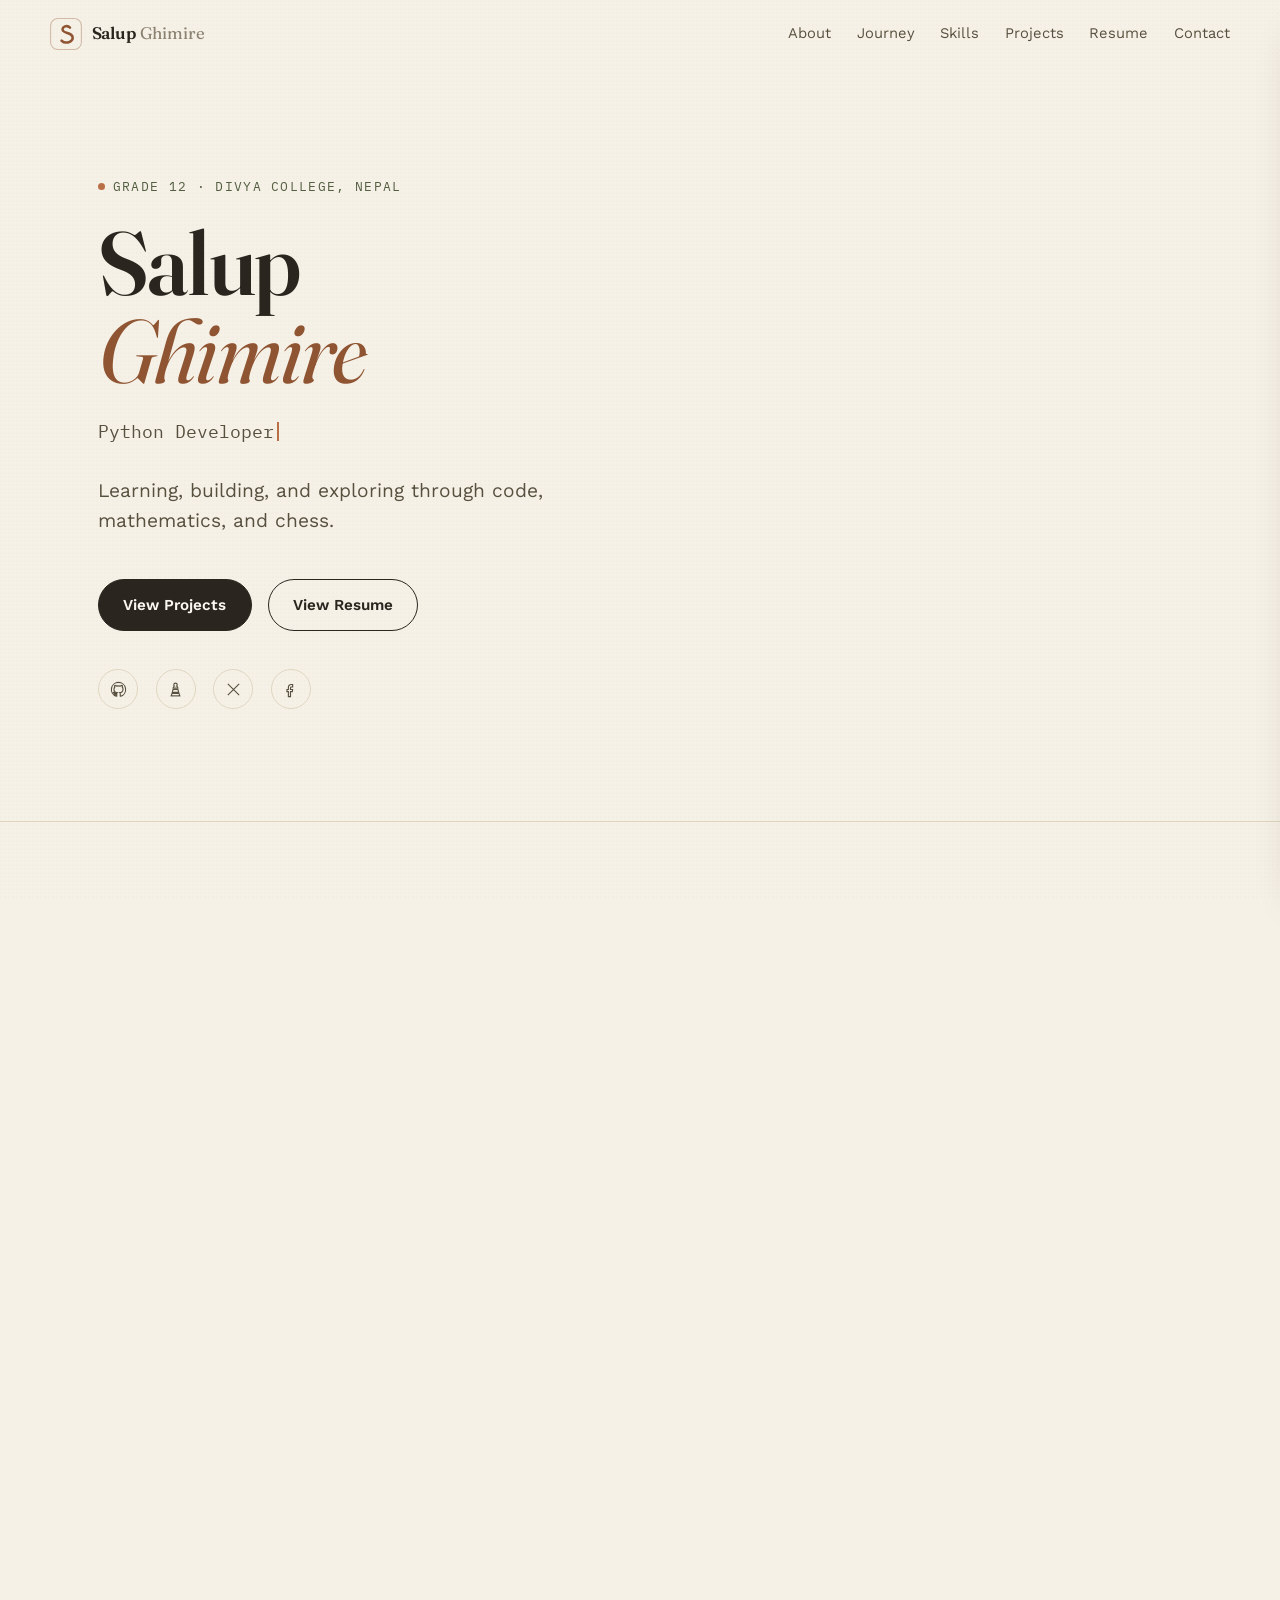
<file: index.html>
<!DOCTYPE html>
<html lang="en">
<head>
<meta charset="UTF-8" />
<meta name="viewport" content="width=device-width, initial-scale=1.0" />

<title>Salup Ghimire — Python Developer &amp; Front-End Developer</title>
<meta name="description" content="Salup Ghimire is a Grade 12 student in Nepal learning Python and front-end development, building small projects and studying chess along the way." />
<meta name="keywords" content="Salup Ghimire, Python Developer, Front-End Developer, Nepal, Student Developer, Chess" />
<meta name="author" content="Salup Ghimire" />
<meta name="robots" content="index, follow" />
<link rel="canonical" href="https://salupghimire.github.io/" />
<meta name="theme-color" content="#F6F1E7" />

<meta property="og:type" content="website" />
<meta property="og:url" content="https://salupghimire.github.io/" />
<meta property="og:title" content="Salup Ghimire — Python Developer & Front-End Developer" />
<meta property="og:description" content="Grade 12 student in Nepal, learning Python and front-end development, building small projects and studying chess." />
<meta property="og:locale" content="en_US" />

<meta name="twitter:card" content="summary" />
<meta name="twitter:title" content="Salup Ghimire — Python Developer & Front-End Developer" />
<meta name="twitter:description" content="Grade 12 student in Nepal, learning Python and front-end development, building small projects and studying chess." />

<link rel="icon" type="image/svg+xml" href="data:image/svg+xml,%3Csvg xmlns='http://www.w3.org/2000/svg' viewBox='0 0 40 40'%3E%3Crect width='40' height='40' rx='9' fill='%23F6F1E7'/%3E%3Cpath d='M25 12c-1.6-1.6-4-2.2-6.2-1.5-2.7.9-3.9 3.6-2.5 5.6 1 1.4 2.9 1.9 5.4 2.6 3.1.9 5.6 2 6.4 4.4 1.1 3.3-1.5 6.6-5.6 7.4-3 .6-6-.2-8-2.1' stroke='%23B97046' stroke-width='3.4' fill='none' stroke-linecap='round'/%3E%3C/svg%3E" />

<link rel="preconnect" href="https://fonts.googleapis.com" />
<link rel="preconnect" href="https://fonts.gstatic.com" crossorigin />
<link href="https://fonts.googleapis.com/css2?family=Fraunces:ital,wght@0,400;0,600;1,400&family=Work+Sans:wght@400;600&family=IBM+Plex+Mono:wght@400&display=swap" rel="stylesheet" />
<link rel="stylesheet" href="style.css" />

<script type="application/ld+json">
{
  "@context": "https://schema.org",
  "@type": "Person",
  "name": "Salup Ghimire",
  "url": "https://salupghimire.github.io/",
  "jobTitle": "Student · Python Developer · Front-End Developer",
  "affiliation": { "@type": "CollegeOrUniversity", "name": "Divya College" },
  "knowsAbout": ["Python", "HTML", "CSS", "JavaScript", "Chess"],
  "sameAs": [
    "https://github.com/salupghimire",
    "https://www.chess.com/member/salup_ghimire",
    "https://x.com/SalupGhimire32",
    "https://www.facebook.com/salup.ghimire/"
  ]
}
</script>
</head>
<body>
<a href="#main-content" class="skip-link">Skip to content</a>

<div id="cursor-dot" aria-hidden="true"></div>
<div id="cursor-ring" aria-hidden="true"></div>
<div id="cursor-label" aria-hidden="true"></div>

<div id="loader" aria-hidden="true">
  <svg class="loader-mark" viewBox="0 0 40 40" fill="none" xmlns="http://www.w3.org/2000/svg" aria-hidden="true">
    <rect width="40" height="40" rx="9" fill="none" stroke="#DFD5C0" stroke-width="1.5"/>
    <path d="M25 12c-1.6-1.6-4-2.2-6.2-1.5-2.7.9-3.9 3.6-2.5 5.6 1 1.4 2.9 1.9 5.4 2.6 3.1.9 5.6 2 6.4 4.4 1.1 3.3-1.5 6.6-5.6 7.4-3 .6-6-.2-8-2.1" stroke="#B97046" stroke-width="3.2" stroke-linecap="round"/>
  </svg>
</div>

<header class="main-header" id="siteHeader">
  <nav class="nav" aria-label="Main navigation">
    <a href="#hero" class="logo">
      <svg class="logo-mark" viewBox="0 0 40 40" fill="none" xmlns="http://www.w3.org/2000/svg" aria-hidden="true">
        <rect x=".75" y=".75" width="38.5" height="38.5" rx="9" stroke="currentColor" stroke-width="1.3" opacity=".35"/>
        <path d="M25 12c-1.6-1.6-4-2.2-6.2-1.5-2.7.9-3.9 3.6-2.5 5.6 1 1.4 2.9 1.9 5.4 2.6 3.1.9 5.6 2 6.4 4.4 1.1 3.3-1.5 6.6-5.6 7.4-3 .6-6-.2-8-2.1" stroke="currentColor" stroke-width="3.2" stroke-linecap="round"/>
      </svg>
      <span class="logo-text">Salup <span class="thin">Ghimire</span></span>
    </a>

    <div class="nav-desktop" id="navDesktop">
      <a href="#about" data-section="about">About</a>
      <a href="#journey" data-section="journey">Journey</a>
      <a href="#skills" data-section="skills">Skills</a>
      <a href="#projects" data-section="projects">Projects</a>
      <a href="#resume" data-section="resume">Resume</a>
      <a href="#contact" data-section="contact">Contact</a>
    </div>

    <button type="button" class="nav-toggle" id="navToggle" aria-label="Open menu" aria-expanded="false" aria-controls="mobileNav">
      <span></span>
    </button>
  </nav>
</header>

<div id="mobileBackdrop" class="mobile-backdrop"></div>
<nav id="mobileNav" class="mobile-nav" aria-label="Mobile navigation">
  <a href="#about" data-section="about">About</a>
  <a href="#journey" data-section="journey">Journey</a>
  <a href="#skills" data-section="skills">Skills</a>
  <a href="#projects" data-section="projects">Projects</a>
  <a href="#resume" data-section="resume">Resume</a>
  <a href="#contact" data-section="contact">Contact</a>
  <p class="mobile-meta">Kathmandu, Nepal</p>
</nav>

<main id="main-content">

  <section id="hero" class="hero reveal">
    <div class="hero-copy">
      <p class="hero-eyebrow"><span class="dot" aria-hidden="true"></span> Grade 12 · Divya College, Nepal</p>
      <h1 class="hero-name">Salup<span class="last">Ghimire</span></h1>
      <p class="hero-role"><span id="typingText">Python Developer</span><span class="type-cursor" aria-hidden="true"></span></p>
      <p class="hero-statement">Learning, building, and exploring through code, mathematics, and chess.</p>

      <div class="hero-actions">
        <a href="#projects" class="btn">View Projects</a>
        <a href="#resume" class="btn secondary">View Resume</a>
      </div>

      <div class="hero-social" aria-label="Social links">
        <a href="https://github.com/salupghimire" target="_blank" rel="noopener noreferrer" aria-label="GitHub">
          <svg viewBox="0 0 24 24" fill="none" stroke="currentColor" stroke-width="1.6"><path d="M12 2a10 10 0 0 0-3.16 19.5c.5.1.68-.22.68-.48v-1.7c-2.78.6-3.37-1.34-3.37-1.34-.46-1.16-1.11-1.47-1.11-1.47-.9-.62.07-.6.07-.6 1 .07 1.53 1.03 1.53 1.03.9 1.52 2.34 1.08 2.91.83.09-.65.35-1.08.63-1.33-2.22-.25-4.56-1.11-4.56-4.94 0-1.09.39-1.98 1.03-2.68-.1-.25-.45-1.27.1-2.65 0 0 .84-.27 2.75 1.02a9.6 9.6 0 0 1 5 0c1.91-1.3 2.75-1.02 2.75-1.02.55 1.38.2 2.4.1 2.65.64.7 1.03 1.59 1.03 2.68 0 3.84-2.34 4.68-4.57 4.93.36.31.68.92.68 1.85v2.74c0 .27.18.58.69.48A10 10 0 0 0 12 2Z"/></svg>
        </a>
        <a href="https://www.chess.com/member/salup_ghimire" target="_blank" rel="noopener noreferrer" aria-label="Chess.com">
          <svg viewBox="0 0 24 24" fill="none" stroke="currentColor" stroke-width="1.6"><path d="M12 3c-1.4 0-2.4 1.1-2.4 2.3 0 .8.4 1.4.9 1.9-1 .5-1.7 1.5-1.9 2.8h6.8c-.2-1.3-.9-2.3-1.9-2.8.5-.5.9-1.1.9-1.9C14.4 4.1 13.4 3 12 3Z"/><path d="M8.5 12h7l1 4H7.5l1-4Z"/><path d="M6.5 21v-2.2c0-.6.5-1.1 1.1-1.1h8.8c.6 0 1.1.5 1.1 1.1V21"/><path d="M5 21h14"/></svg>
        </a>
        <a href="https://x.com/SalupGhimire32" target="_blank" rel="noopener noreferrer" aria-label="X">
          <svg viewBox="0 0 24 24" fill="none" stroke="currentColor" stroke-width="1.6"><path d="M4 4l16 16M20 4 4 20"/></svg>
        </a>
        <a href="https://www.facebook.com/salup.ghimire/" target="_blank" rel="noopener noreferrer" aria-label="Facebook">
          <svg viewBox="0 0 24 24" fill="none" stroke="currentColor" stroke-width="1.6"><path d="M15 8.5h-2c-.6 0-1 .6-1 1.3V12h3l-.4 3h-2.6v7h-3v-7H7v-3h2V9.5C9 7 10.6 5 13 5h2v3.5Z"/></svg>
        </a>
      </div>
    </div>
  </section>

  <section id="about" class="section reveal" aria-labelledby="about-heading">
    <div class="section-inner">
      <p class="eyebrow">About</p>
      <div class="about-grid">
        <div>
          <p class="about-lead">I'm a Grade&nbsp;12 student in Nepal, <em>learning by building</em> rather than reading about it.</p>
          <div class="about-body">
            <p>I study at Divya College, and most of my free time usually ends up going into coding. I spend a lot of it working with Python, building front-end interfaces, and trying to figure out why something that worked five minutes ago suddenly doesn't.</p>
            <p>I'm still learning, so I don't want to pretend I know everything. I enjoy building things, getting stuck, breaking things, and eventually figuring out what went wrong. That's probably what keeps me interested in programming.</p>
            <p>Outside of coding, I play chess and study mathematics. I like both for a similar reason: you usually have to look at a problem from a few different angles before things start making sense.</p>
            <p>Right now, I'm focusing on getting better at web development and Python while slowly learning how AI and machine learning actually work. I'm still at the beginning, but I'm enjoying the process of figuring it out.</p>
          </div>
          <div class="about-tags">
            <span class="tag">Python</span>
            <span class="tag">Front-End</span>
            <span class="tag">Problem Solving</span>
            <span class="tag">Mathematics</span>
            <span class="tag">Chess</span>
          </div>
        </div>

        <div class="about-note">
          <p><strong id="about-heading" class="about-note-title">What I'm actually doing day to day</strong></p>
          <p>Working through Python fundamentals, rebuilding this site by hand, and reading a bit of chess theory between assignments.</p>
          <p>No internships, no company work yet — just consistent practice and a few finished projects.</p>
          <span class="handwritten">— still very much a work in progress</span>
        </div>
      </div>
    </div>
  </section>

  <section id="journey" class="section reveal" aria-labelledby="journey-heading">
    <div class="section-inner">
      <p class="eyebrow">Journey</p>
      <div class="section-head">
        <h2 id="journey-heading" class="section-title size-sm">Education and journey</h2>
      </div>

      <div class="timeline">
        <div class="timeline-item">
          <span class="timeline-dot" aria-hidden="true"></span>
          <p class="timeline-tag">Grade 10</p>
          <h3 class="timeline-title">Technical Pashupati Secondary School</h3>
          <p class="timeline-desc">Finished secondary school here — the first place I got curious about how computers actually work, not just how to use them.</p>
          <p class="timeline-gpa">GPA: <strong>3.96</strong>&nbsp;/&nbsp;4</p>
        </div>

        <div class="timeline-item">
          <span class="timeline-dot" aria-hidden="true"></span>
          <p class="timeline-tag">Grade 12 · Current</p>
          <h3 class="timeline-title">Divya College</h3>
          <p class="timeline-desc">Currently studying here while teaching myself Python and front-end development alongside coursework.</p>
          <div class="timeline-focus">
            <span class="tag">Python</span>
            <span class="tag">HTML / CSS / JS</span>
            <span class="tag">Git &amp; GitHub</span>
            <span class="tag">Mathematics</span>
            <span class="tag">Chess</span>
          </div>
        </div>

        <div class="timeline-item is-future">
          <span class="timeline-dot" aria-hidden="true"></span>
          <p class="timeline-tag">Exploring next</p>
          <h3 class="timeline-title">Computer Science · Software Engineering · AI/ML</h3>
          <p class="timeline-desc">Where I'm looking for what comes after Grade 12 — nothing decided yet, just genuinely interested in all three.</p>
        </div>
      </div>
    </div>
  </section>

  <section class="section reveal" aria-labelledby="learning-heading">
    <div class="section-inner">
      <p class="eyebrow">Right now</p>
      <div class="section-head">
        <h2 id="learning-heading" class="section-title">Currently Learning</h2>
      </div>

      <div class="learning-grid">
        <div class="learn-card"><div class="learn-card-top"><span class="learn-card-name">Python</span><span class="learn-card-pulse" aria-hidden="true"></span></div><p class="learn-card-status">Daily practice</p></div>
        <div class="learn-card"><div class="learn-card-top"><span class="learn-card-name">HTML</span><span class="learn-card-pulse" aria-hidden="true"></span></div><p class="learn-card-status">Comfortable</p></div>
        <div class="learn-card"><div class="learn-card-top"><span class="learn-card-name">CSS</span><span class="learn-card-pulse" aria-hidden="true"></span></div><p class="learn-card-status">Comfortable</p></div>
        <div class="learn-card"><div class="learn-card-top"><span class="learn-card-name">JavaScript</span><span class="learn-card-pulse" aria-hidden="true"></span></div><p class="learn-card-status">Learning steadily</p></div>
        <div class="learn-card"><div class="learn-card-top"><span class="learn-card-name">Git</span><span class="learn-card-pulse" aria-hidden="true"></span></div><p class="learn-card-status">Using regularly</p></div>
        <div class="learn-card"><div class="learn-card-top"><span class="learn-card-name">GitHub</span><span class="learn-card-pulse" aria-hidden="true"></span></div><p class="learn-card-status">Using regularly</p></div>
        <div class="learn-card"><div class="learn-card-top"><span class="learn-card-name">Problem Solving</span><span class="learn-card-pulse" aria-hidden="true"></span></div><p class="learn-card-status">Ongoing</p></div>
        <div class="learn-card"><div class="learn-card-top"><span class="learn-card-name">Mathematics</span><span class="learn-card-pulse" aria-hidden="true"></span></div><p class="learn-card-status">Ongoing</p></div>
        <div class="learn-card"><div class="learn-card-top"><span class="learn-card-name">Chess</span><span class="learn-card-pulse" aria-hidden="true"></span></div><p class="learn-card-status">Ongoing</p></div>
        <div class="learn-card"><div class="learn-card-top"><span class="learn-card-name">AI / ML</span><span class="learn-card-pulse new" aria-hidden="true"></span></div><p class="learn-card-status">Just starting out</p></div>
      </div>
    </div>
  </section>

  <section id="skills" class="section reveal" aria-labelledby="skills-heading">
    <div class="section-inner">
      <p class="eyebrow">What I use</p>
      <div class="section-head">
        <h2 id="skills-heading" class="section-title">Skills</h2>
      </div>

      <div class="skills-grid">
        <div class="skill-group">
          <p class="skill-group-title">Programming</p>
          <ul><li>Python</li></ul>
        </div>
        <div class="skill-group">
          <p class="skill-group-title">Web</p>
          <ul><li>HTML</li><li>CSS</li><li>JavaScript</li></ul>
        </div>
        <div class="skill-group">
          <p class="skill-group-title">Tools</p>
          <ul><li>Git</li><li>GitHub</li><li>VS Code</li></ul>
        </div>
        <div class="skill-group">
          <p class="skill-group-title">Thinking</p>
          <ul><li>Problem Solving</li><li>Mathematics</li><li>Chess</li></ul>
        </div>
      </div>
    </div>
  </section>

  <section id="projects" class="section reveal" aria-labelledby="projects-heading">
    <div class="section-inner">
      <p class="eyebrow">Selected work</p>
      <div class="section-head">
        <h2 id="projects-heading" class="section-title">Projects</h2>
      </div>

      <div class="project-list" id="projectList">

        <article class="project-card" data-project>
          <button type="button" class="project-trigger" aria-expanded="false" data-cursor="View">
            <span class="project-icon" aria-hidden="true">🎲</span>
            <span class="project-trigger-text">
              <span class="project-name">ASCII Dice Roller</span>
              <span class="project-tagline">Python · Terminal</span>
            </span>
            <svg class="project-chevron" viewBox="0 0 24 24" fill="none" stroke="currentColor" stroke-width="2" aria-hidden="true"><path d="M6 9l6 6 6-6"/></svg>
          </button>
          <div class="project-panel" hidden>
            <p class="project-desc">A Python terminal-based dice roller that lets users roll one or multiple dice. It displays each die using ASCII art and calculates the total result.</p>
            <div class="project-tech">
              <span class="tag">Python</span>
              <span class="tag">ASCII art</span>
              <span class="tag">CLI</span>
            </div>
            <a href="https://github.com/salupghimire/ascii-dice-roller" class="btn small secondary" target="_blank" rel="noopener noreferrer">
              <svg viewBox="0 0 24 24" fill="none" stroke="currentColor" stroke-width="1.6" width="15" height="15"><path d="M12 2a10 10 0 0 0-3.16 19.5c.5.1.68-.22.68-.48v-1.7c-2.78.6-3.37-1.34-3.37-1.34-.46-1.16-1.11-1.47-1.11-1.47-.9-.62.07-.6.07-.6 1 .07 1.53 1.03 1.53 1.03.9 1.52 2.34 1.08 2.91.83.09-.65.35-1.08.63-1.33-2.22-.25-4.56-1.11-4.56-4.94 0-1.09.39-1.98 1.03-2.68-.1-.25-.45-1.27.1-2.65 0 0 .84-.27 2.75 1.02a9.6 9.6 0 0 1 5 0c1.91-1.3 2.75-1.02 2.75-1.02.55 1.38.2 2.4.1 2.65.64.7 1.03 1.59 1.03 2.68 0 3.84-2.34 4.68-4.57 4.93.36.31.68.92.68 1.85v2.74c0 .27.18.58.69.48A10 10 0 0 0 12 2Z"/></svg>
              View on GitHub
            </a>
          </div>
        </article>

        <article class="project-card" data-project>
          <button type="button" class="project-trigger" aria-expanded="false" data-cursor="View">
            <span class="project-icon" aria-hidden="true">⏰</span>
            <span class="project-trigger-text">
              <span class="project-name">Python Alarm Clock</span>
              <span class="project-tagline">Python · pygame</span>
            </span>
            <svg class="project-chevron" viewBox="0 0 24 24" fill="none" stroke="currentColor" stroke-width="2" aria-hidden="true"><path d="M6 9l6 6 6-6"/></svg>
          </button>
          <div class="project-panel" hidden>
            <p class="project-desc">A Python alarm clock that allows users to set an alarm and plays an alert sound when the specified time is reached. It uses <code>pygame</code> for audio playback and demonstrates time handling, loops, and user input.</p>
            <div class="project-tech">
              <span class="tag">Python</span>
              <span class="tag">pygame</span>
              <span class="tag">Time handling</span>
            </div>
            <a href="https://github.com/salupghimire/python-alarm-clock" class="btn small secondary" target="_blank" rel="noopener noreferrer">
              <svg viewBox="0 0 24 24" fill="none" stroke="currentColor" stroke-width="1.6" width="15" height="15"><path d="M12 2a10 10 0 0 0-3.16 19.5c.5.1.68-.22.68-.48v-1.7c-2.78.6-3.37-1.34-3.37-1.34-.46-1.16-1.11-1.47-1.11-1.47-.9-.62.07-.6.07-.6 1 .07 1.53 1.03 1.53 1.03.9 1.52 2.34 1.08 2.91.83.09-.65.35-1.08.63-1.33-2.22-.25-4.56-1.11-4.56-4.94 0-1.09.39-1.98 1.03-2.68-.1-.25-.45-1.27.1-2.65 0 0 .84-.27 2.75 1.02a9.6 9.6 0 0 1 5 0c1.91-1.3 2.75-1.02 2.75-1.02.55 1.38.2 2.4.1 2.65.64.7 1.03 1.59 1.03 2.68 0 3.84-2.34 4.68-4.57 4.93.36.31.68.92.68 1.85v2.74c0 .27.18.58.69.48A10 10 0 0 0 12 2Z"/></svg>
              View on GitHub
            </a>
          </div>
        </article>

        <article class="project-card" data-project>
          <button type="button" class="project-trigger" aria-expanded="false" data-cursor="View">
            <span class="project-icon" aria-hidden="true">🔢</span>
            <span class="project-trigger-text">
              <span class="project-name">Sort Machine</span>
              <span class="project-tagline">Python · Algorithms</span>
            </span>
            <svg class="project-chevron" viewBox="0 0 24 24" fill="none" stroke="currentColor" stroke-width="2" aria-hidden="true"><path d="M6 9l6 6 6-6"/></svg>
          </button>
          <div class="project-panel" hidden>
            <p class="project-desc">A Python sorting project that takes a collection of values and organizes them into sorted order, demonstrating fundamental programming concepts such as loops, comparisons, and algorithmic thinking.</p>
            <div class="project-tech">
              <span class="tag">Python</span>
              <span class="tag">Sorting</span>
              <span class="tag">Algorithms</span>
            </div>
            <a href="https://github.com/salupghimire/Slot-machine-game" class="btn small secondary" target="_blank" rel="noopener noreferrer">
              <svg viewBox="0 0 24 24" fill="none" stroke="currentColor" stroke-width="1.6" width="15" height="15"><path d="M12 2a10 10 0 0 0-3.16 19.5c.5.1.68-.22.68-.48v-1.7c-2.78.6-3.37-1.34-3.37-1.34-.46-1.16-1.11-1.47-1.11-1.47-.9-.62.07-.6.07-.6 1 .07 1.53 1.03 1.53 1.03.9 1.52 2.34 1.08 2.91.83.09-.65.35-1.08.63-1.33-2.22-.25-4.56-1.11-4.56-4.94 0-1.09.39-1.98 1.03-2.68-.1-.25-.45-1.27.1-2.65 0 0 .84-.27 2.75 1.02a9.6 9.6 0 0 1 5 0c1.91-1.3 2.75-1.02 2.75-1.02.55 1.38.2 2.4.1 2.65.64.7 1.03 1.59 1.03 2.68 0 3.84-2.34 4.68-4.57 4.93.36.31.68.92.68 1.85v2.74c0 .27.18.58.69.48A10 10 0 0 0 12 2Z"/></svg>
              View on GitHub
            </a>
          </div>
        </article>

      </div>
    </div>
  </section>

  <section id="chess" class="section chess-section reveal" aria-labelledby="chess-heading">
    <div class="section-inner">
      <div class="chess-strip">
        <div class="chess-copy">
          <p class="eyebrow">Chess</p>
          <h2 id="chess-heading" class="section-title">Off the clock</h2>
          <p>I play chess regularly — mostly online, mostly for fun. Same habit as coding: slow down, find the pattern, then move.</p>
          <p class="rating-badge" id="chessRatingBadge" hidden>
            <span class="rating-dot" aria-hidden="true"></span>
            Live rapid rating
            <strong id="chessRating">—</strong>
          </p>
        </div>
        <a href="https://www.chess.com/member/salup_ghimire" class="social-icon-link" target="_blank" rel="noopener noreferrer" aria-label="Chess.com profile">
          <svg viewBox="0 0 24 24" fill="none" stroke="currentColor" stroke-width="1.6"><path d="M12 3c-1.4 0-2.4 1.1-2.4 2.3 0 .8.4 1.4.9 1.9-1 .5-1.7 1.5-1.9 2.8h6.8c-.2-1.3-.9-2.3-1.9-2.8.5-.5.9-1.1.9-1.9C14.4 4.1 13.4 3 12 3Z"/><path d="M8.5 12h7l1 4H7.5l1-4Z"/><path d="M6.5 21v-2.2c0-.6.5-1.1 1.1-1.1h8.8c.6 0 1.1.5 1.1 1.1V21"/><path d="M5 21h14"/></svg>
        </a>
      </div>
    </div>
  </section>

  <section class="section reveal" aria-labelledby="github-heading">
    <div class="section-inner">
      <div class="github-strip">
        <div class="github-strip-left">
          <svg viewBox="0 0 24 24" fill="none" stroke="currentColor" stroke-width="1.5"><path d="M12 2a10 10 0 0 0-3.16 19.5c.5.1.68-.22.68-.48v-1.7c-2.78.6-3.37-1.34-3.37-1.34-.46-1.16-1.11-1.47-1.11-1.47-.9-.62.07-.6.07-.6 1 .07 1.53 1.03 1.53 1.03.9 1.52 2.34 1.08 2.91.83.09-.65.35-1.08.63-1.33-2.22-.25-4.56-1.11-4.56-4.94 0-1.09.39-1.98 1.03-2.68-.1-.25-.45-1.27.1-2.65 0 0 .84-.27 2.75 1.02a9.6 9.6 0 0 1 5 0c1.91-1.3 2.75-1.02 2.75-1.02.55 1.38.2 2.4.1 2.65.64.7 1.03 1.59 1.03 2.68 0 3.84-2.34 4.68-4.57 4.93.36.31.68.92.68 1.85v2.74c0 .27.18.58.69.48A10 10 0 0 0 12 2Z"/></svg>
          <div>
            <h2 id="github-heading" class="github-strip-title">Code lives on GitHub</h2>
            <p class="github-strip-sub">@salupghimire</p>
          </div>
        </div>
        <a href="https://github.com/salupghimire" class="btn secondary" target="_blank" rel="noopener noreferrer" data-cursor="Open">View my GitHub</a>
      </div>
    </div>
  </section>

  <section id="resume" class="section reveal" aria-labelledby="resume-heading">
    <div class="section-inner">
      <div class="section-head">
        <h2 id="resume-heading" class="section-title">Resume</h2>
      </div>

      <div class="resume-panel">
        <div>
          <div class="resume-col">
            <p class="resume-block-title">Education</p>
            <div class="resume-edu-item">
              <p class="resume-edu-school">Divya College</p>
              <p class="resume-edu-grade">Grade 12 · Current</p>
            </div>
            <div class="resume-edu-item">
              <p class="resume-edu-school">Technical Pashupati Secondary School</p>
              <p class="resume-edu-grade">Grade 10 · GPA 3.96/4</p>
            </div>
          </div>

          <div class="resume-col">
            <p class="resume-block-title">Technical Skills</p>
            <ul class="resume-list">
              <li>Python</li>
              <li>HTML / CSS / JavaScript</li>
              <li>Git &amp; GitHub</li>
              <li>VS Code</li>
            </ul>
          </div>
        </div>

        <div>
          <div class="resume-col">
            <p class="resume-block-title">Core Interests</p>
            <ul class="resume-list">
              <li>Programming &amp; Web Development</li>
              <li>Problem Solving &amp; Mathematics</li>
              <li>Chess</li>
              <li>Computer Science · Software Engineering · exploring AI/ML</li>
            </ul>
          </div>

          <div class="resume-col">
            <p class="resume-block-title">Profiles</p>
            <div class="profile-icons" aria-label="Social profiles">
              <a href="https://github.com/salupghimire" target="_blank" rel="noopener noreferrer" aria-label="GitHub">
                <svg viewBox="0 0 24 24" fill="none" stroke="currentColor" stroke-width="1.6"><path d="M12 2a10 10 0 0 0-3.16 19.5c.5.1.68-.22.68-.48v-1.7c-2.78.6-3.37-1.34-3.37-1.34-.46-1.16-1.11-1.47-1.11-1.47-.9-.62.07-.6.07-.6 1 .07 1.53 1.03 1.53 1.03.9 1.52 2.34 1.08 2.91.83.09-.65.35-1.08.63-1.33-2.22-.25-4.56-1.11-4.56-4.94 0-1.09.39-1.98 1.03-2.68-.1-.25-.45-1.27.1-2.65 0 0 .84-.27 2.75 1.02a9.6 9.6 0 0 1 5 0c1.91-1.3 2.75-1.02 2.75-1.02.55 1.38.2 2.4.1 2.65.64.7 1.03 1.59 1.03 2.68 0 3.84-2.34 4.68-4.57 4.93.36.31.68.92.68 1.85v2.74c0 .27.18.58.69.48A10 10 0 0 0 12 2Z"/></svg>
              </a>
              <a href="https://www.chess.com/member/salup_ghimire" target="_blank" rel="noopener noreferrer" aria-label="Chess.com">
                <svg viewBox="0 0 24 24" fill="none" stroke="currentColor" stroke-width="1.6"><path d="M12 3c-1.4 0-2.4 1.1-2.4 2.3 0 .8.4 1.4.9 1.9-1 .5-1.7 1.5-1.9 2.8h6.8c-.2-1.3-.9-2.3-1.9-2.8.5-.5.9-1.1.9-1.9C14.4 4.1 13.4 3 12 3Z"/><path d="M8.5 12h7l1 4H7.5l1-4Z"/><path d="M6.5 21v-2.2c0-.6.5-1.1 1.1-1.1h8.8c.6 0 1.1.5 1.1 1.1V21"/><path d="M5 21h14"/></svg>
              </a>
              <a href="https://x.com/SalupGhimire32" target="_blank" rel="noopener noreferrer" aria-label="X">
                <svg viewBox="0 0 24 24" fill="none" stroke="currentColor" stroke-width="1.6"><path d="M4 4l16 16M20 4 4 20"/></svg>
              </a>
              <a href="https://www.facebook.com/salup.ghimire/" target="_blank" rel="noopener noreferrer" aria-label="Facebook">
                <svg viewBox="0 0 24 24" fill="none" stroke="currentColor" stroke-width="1.6"><path d="M15 8.5h-2c-.6 0-1 .6-1 1.3V12h3l-.4 3h-2.6v7h-3v-7H7v-3h2V9.5C9 7 10.6 5 13 5h2v3.5Z"/></svg>
              </a>
            </div>
          </div>
        </div>
      </div>

      <div class="resume-download">
        <a href="resume.pdf" class="btn" download>
          <svg viewBox="0 0 24 24" fill="none" stroke="currentColor" stroke-width="1.8"><path d="M12 3v12m0 0 4-4m-4 4-4-4M5 20h14"/></svg>
          Download PDF
        </a>
      </div>
    </div>
  </section>

  <section id="contact" class="section reveal" aria-labelledby="contact-heading">
    <div class="section-inner">
      <p class="eyebrow">Get in touch</p>
      <div class="section-head">
        <h2 id="contact-heading" class="section-title">Let's build something.</h2>
      </div>

      <div class="contact-layout">
        <form class="contact-form" id="contactForm" action="https://formsubmit.co/salupghimire10@gmail.com" method="POST" novalidate>
          <input type="hidden" name="_subject" value="New message from salupghimire.github.io" />
          <input type="hidden" name="_template" value="table" />
          <input type="text" name="_honey" style="display:none" tabindex="-1" autocomplete="off" />

          <div class="form-group">
            <label for="name">Name</label>
            <input type="text" id="name" name="name" required placeholder="Your name" autocomplete="name" />
            <span class="field-error" id="name-error"></span>
          </div>
          <div class="form-group">
            <label for="email">Email</label>
            <input type="email" id="email" name="email" required placeholder="you@email.com" autocomplete="email" />
            <span class="field-error" id="email-error"></span>
          </div>
          <div class="form-group">
            <label for="message">Message</label>
            <textarea id="message" name="message" rows="5" required placeholder="Let's build something."></textarea>
            <span class="field-error" id="message-error"></span>
          </div>
          <button type="submit" class="btn" id="contactSubmit" data-cursor="Send">Send Message</button>
          <p class="form-note" id="formNote" role="status" aria-live="polite"></p>
        </form>

        <div class="contact-channels">
          <button type="button" class="contact-card" id="copyEmailBtn">
            <svg viewBox="0 0 24 24" fill="none" stroke="currentColor" stroke-width="1.6"><path d="M4 6h16v12H4z"/><path d="m4 7 8 6 8-6"/></svg>
            <span>
              <span class="contact-card-label">Email</span>
              <span class="contact-card-value">salupghimire10@gmail.com</span>
            </span>
          </button>
          <p class="contact-elsewhere">Or find me elsewhere — links are in the footer below.</p>
        </div>
      </div>
    </div>
  </section>
</main>

<footer class="site-footer">
  <div class="footer-inner">
    <div class="footer-brand">
      <svg viewBox="0 0 40 40" fill="none" xmlns="http://www.w3.org/2000/svg" aria-hidden="true">
        <rect x=".75" y=".75" width="38.5" height="38.5" rx="9" stroke="currentColor" stroke-width="1.3" opacity=".35"/>
        <path d="M25 12c-1.6-1.6-4-2.2-6.2-1.5-2.7.9-3.9 3.6-2.5 5.6 1 1.4 2.9 1.9 5.4 2.6 3.1.9 5.6 2 6.4 4.4 1.1 3.3-1.5 6.6-5.6 7.4-3 .6-6-.2-8-2.1" stroke="currentColor" stroke-width="3.2" stroke-linecap="round"/>
      </svg>
      <div>
        <p class="footer-name">Salup Ghimire</p>
      </div>
    </div>

    <div class="footer-social">
      <a href="https://github.com/salupghimire" target="_blank" rel="noopener noreferrer" aria-label="GitHub"><svg viewBox="0 0 24 24" fill="none" stroke="currentColor" stroke-width="1.6"><path d="M12 2a10 10 0 0 0-3.16 19.5c.5.1.68-.22.68-.48v-1.7c-2.78.6-3.37-1.34-3.37-1.34-.46-1.16-1.11-1.47-1.11-1.47-.9-.62.07-.6.07-.6 1 .07 1.53 1.03 1.53 1.03.9 1.52 2.34 1.08 2.91.83.09-.65.35-1.08.63-1.33-2.22-.25-4.56-1.11-4.56-4.94 0-1.09.39-1.98 1.03-2.68-.1-.25-.45-1.27.1-2.65 0 0 .84-.27 2.75 1.02a9.6 9.6 0 0 1 5 0c1.91-1.3 2.75-1.02 2.75-1.02.55 1.38.2 2.4.1 2.65.64.7 1.03 1.59 1.03 2.68 0 3.84-2.34 4.68-4.57 4.93.36.31.68.92.68 1.85v2.74c0 .27.18.58.69.48A10 10 0 0 0 12 2Z"/></svg></a>
      <a href="https://www.chess.com/member/salup_ghimire" target="_blank" rel="noopener noreferrer" aria-label="Chess.com"><svg viewBox="0 0 24 24" fill="none" stroke="currentColor" stroke-width="1.6"><path d="M12 3c-1.4 0-2.4 1.1-2.4 2.3 0 .8.4 1.4.9 1.9-1 .5-1.7 1.5-1.9 2.8h6.8c-.2-1.3-.9-2.3-1.9-2.8.5-.5.9-1.1.9-1.9C14.4 4.1 13.4 3 12 3Z"/><path d="M8.5 12h7l1 4H7.5l1-4Z"/><path d="M6.5 21v-2.2c0-.6.5-1.1 1.1-1.1h8.8c.6 0 1.1.5 1.1 1.1V21"/><path d="M5 21h14"/></svg></a>
      <a href="https://x.com/SalupGhimire32" target="_blank" rel="noopener noreferrer" aria-label="X"><svg viewBox="0 0 24 24" fill="none" stroke="currentColor" stroke-width="1.6"><path d="M4 4l16 16M20 4 4 20"/></svg></a>
      <a href="https://www.facebook.com/salup.ghimire/" target="_blank" rel="noopener noreferrer" aria-label="Facebook"><svg viewBox="0 0 24 24" fill="none" stroke="currentColor" stroke-width="1.6"><path d="M15 8.5h-2c-.6 0-1 .6-1 1.3V12h3l-.4 3h-2.6v7h-3v-7H7v-3h2V9.5C9 7 10.6 5 13 5h2v3.5Z"/></svg></a>
    </div>
  </div>
  <p class="footer-meta">© <span id="year"></span> Salup Ghimire. All rights reserved.</p>
</footer>

<button type="button" id="backToTop" class="back-to-top" aria-label="Back to top">
  <svg viewBox="0 0 24 24" fill="none" stroke="currentColor" stroke-width="2"><path d="M12 19V5M5 12l7-7 7 7"/></svg>
</button>

<div class="toast" id="toast" role="status" aria-live="polite"></div>

<script src="script.js" defer></script>
</body>
</html>
</file>
<file: style.css>
:root {
  --bone: #F6F1E7;
  --linen: #EFE7D6;
  --paper: #FBF8F2;
  --white: #FFFEFB;
  --ink: #2A251E;
  --ink-soft: #58503F;
  --ink-faint: #8C8271;
  --sage: #74815F;
  --sage-deep: #545F42;
  --sage-tint: #E6E9DD;
  --clay: #B97046;
  --clay-deep: #8F5432;
  --clay-tint: #F1E1D1;
  --line: #DFD5C0;
  --line-soft: #EAE1CD;
  --font-display: "Fraunces", "Iowan Old Style", serif;
  --font-body: "Work Sans", -apple-system, BlinkMacSystemFont, sans-serif;
  --font-mono: "IBM Plex Mono", "SFMono-Regular", Menlo, monospace;
  --gap-xs: .5rem;
  --gap-sm: 1rem;
  --gap-md: 2rem;
  --gap-lg: 4rem;
  --gap-xl: 7rem;
  --radius-sm: 6px;
  --radius-md: 14px;
  --radius-lg: 28px;
  --shadow-soft: 0 18px 40px -22px rgba(42, 37, 30, .28);
  --shadow-tiny: 0 2px 10px -4px rgba(42, 37, 30, .22);
  --ease: cubic-bezier(.22, .8, .28, 1);
  color-scheme: light;
}

*, *::before, *::after { box-sizing: border-box; }

html { scroll-behavior: smooth; }

body {
  margin: 0;
  background: var(--bone);
  color: var(--ink);
  font-family: var(--font-body);
  font-size: 16.5px;
  line-height: 1.6;
  -webkit-font-smoothing: antialiased;
  overflow-x: hidden;
}

img { max-width: 100%; display: block; }
a { color: inherit; text-decoration: none; }
button, input, textarea { font-family: inherit; font-size: inherit; color: inherit; }
button { cursor: pointer; border: none; background: none; }
ul { list-style: none; margin: 0; padding: 0; }
h1, h2, h3, h4, p { margin: 0; }

@media (prefers-reduced-motion: reduce) {
  html { scroll-behavior: auto; }
  *, *::before, *::after {
    animation-duration: .001ms !important;
    animation-iteration-count: 1 !important;
    transition-duration: .001ms !important;
    scroll-behavior: auto !important;
  }
}

/* light paper grain — kept subtle for perf */
body::before {
  content: "";
  position: fixed;
  inset: 0;
  pointer-events: none;
  z-index: 0;
  opacity: .35;
  background-image: radial-gradient(circle at 1px 1px, rgba(42, 37, 30, .03) 1px, transparent 0);
  background-size: 4px 4px;
}

a:focus-visible,
button:focus-visible,
input:focus-visible,
textarea:focus-visible {
  outline: 2.5px solid var(--clay);
  outline-offset: 3px;
  border-radius: 4px;
}

.skip-link {
  position: absolute;
  left: -999px;
  top: 0;
  background: var(--ink);
  color: var(--white);
  padding: .8em 1.4em;
  z-index: 999;
  border-radius: 0 0 8px 0;
  font-family: var(--font-mono);
  font-size: .85rem;
}
.skip-link:focus { left: 0; }

.section {
  position: relative;
  z-index: 1;
  padding-block: var(--gap-xl);
  border-top: 1px solid var(--line);
  content-visibility: auto;
  contain-intrinsic-size: auto 600px;
}

.section-inner {
  max-width: 1180px;
  margin-inline: auto;
  padding-inline: clamp(1.25rem, 4vw, 3rem);
}

.eyebrow {
  display: inline-flex;
  align-items: center;
  gap: .55em;
  font-family: var(--font-mono);
  font-size: .78rem;
  letter-spacing: .12em;
  text-transform: uppercase;
  color: var(--sage-deep);
  margin-bottom: .9rem;
}
.eyebrow::before {
  content: "";
  width: 7px;
  height: 7px;
  background: var(--clay);
  border-radius: 1px;
  transform: rotate(45deg);
  flex-shrink: 0;
}

.section-head {
  display: flex;
  flex-wrap: wrap;
  align-items: flex-end;
  justify-content: space-between;
  gap: 1.5rem;
  margin-bottom: var(--gap-lg);
}

.section-title {
  font-family: var(--font-display);
  font-weight: 600;
  font-size: clamp(2rem, 4vw, 2.9rem);
  letter-spacing: -.01em;
  color: var(--ink);
}
.section-title em {
  font-style: italic;
  color: var(--clay-deep);
  font-weight: 500;
}
.section-note {
  max-width: 34ch;
  font-size: .98rem;
  color: var(--ink-soft);
}

.btn {
  display: inline-flex;
  align-items: center;
  gap: .55em;
  padding: .85em 1.6em;
  border-radius: 999px;
  font-family: var(--font-body);
  font-weight: 600;
  font-size: .95rem;
  border: 1.5px solid var(--ink);
  background: var(--ink);
  color: var(--paper);
  transition: transform .35s var(--ease), background .3s, color .3s, box-shadow .3s;
}
.btn:hover { transform: translateY(-2px); box-shadow: var(--shadow-tiny); }
.btn.secondary {
  background: transparent;
  color: var(--ink);
  border-color: var(--ink);
}
.btn.secondary:hover { background: var(--ink); color: var(--paper); }
.btn.small { padding: .6em 1.15em; font-size: .82rem; }
.btn svg { width: 15px; height: 15px; flex-shrink: 0; }

.reveal {
  opacity: 0;
  transform: translateY(20px);
  transition: opacity .7s var(--ease), transform .7s var(--ease);
}
.reveal.is-visible { opacity: 1; transform: none; }

/* loader */
#loader {
  position: fixed;
  inset: 0;
  background: var(--bone);
  display: flex;
  align-items: center;
  justify-content: center;
  z-index: 999;
  transition: opacity .35s var(--ease), visibility .35s;
}
#loader.hidden { opacity: 0; visibility: hidden; pointer-events: none; }
.loader-mark { width: 48px; height: 48px; color: var(--ink); animation: loaderPulse 1.1s var(--ease) infinite; }
@keyframes loaderPulse {
  0%, 100% { transform: scale(1); opacity: 1; }
  50% { transform: scale(.9); opacity: .65; }
}

/* nav */
.main-header {
  position: fixed;
  top: 0;
  left: 0;
  right: 0;
  z-index: 90;
  padding: 1.1rem clamp(1.25rem, 4vw, 3rem);
  transition: background .35s var(--ease), border-color .35s var(--ease), padding .35s var(--ease);
  border-bottom: 1px solid transparent;
}
.main-header.scrolled {
  background: rgba(246, 241, 231, .92);
  border-color: var(--line);
  padding-block: .75rem;
}
.nav {
  max-width: 1180px;
  margin-inline: auto;
  display: flex;
  align-items: center;
  justify-content: space-between;
  gap: 1rem;
}
.logo {
  display: inline-flex;
  align-items: center;
  gap: .6rem;
  font-family: var(--font-display);
  font-weight: 600;
  font-size: 1.05rem;
  letter-spacing: -.01em;
  color: var(--ink);
}
.logo-mark { width: 32px; height: 32px; flex-shrink: 0; color: var(--clay-deep); }
.logo-text .thin { color: var(--ink-faint); font-weight: 400; }

.nav-desktop {
  display: flex;
  align-items: center;
  gap: clamp(1rem, 2vw, 1.9rem);
  font-size: .92rem;
}
.nav-desktop a {
  position: relative;
  color: var(--ink-soft);
  padding-block: .25rem;
  transition: color .25s;
}
.nav-desktop a::after {
  content: "";
  position: absolute;
  left: 0;
  right: 100%;
  bottom: -2px;
  height: 1.5px;
  background: var(--clay);
  transition: right .3s var(--ease);
}
.nav-desktop a:hover,
.nav-desktop a.active { color: var(--ink); }
.nav-desktop a:hover::after,
.nav-desktop a.active::after { right: 0; }

.nav-toggle {
  display: none;
  width: 42px;
  height: 42px;
  border-radius: 50%;
  border: 1.5px solid var(--line);
  background: var(--paper);
  align-items: center;
  justify-content: center;
  position: relative;
}
.nav-toggle span,
.nav-toggle span::before,
.nav-toggle span::after {
  content: "";
  display: block;
  width: 17px;
  height: 1.6px;
  background: var(--ink);
  transition: transform .3s var(--ease), opacity .3s;
}
.nav-toggle span::before { position: absolute; transform: translateY(-6px); }
.nav-toggle span::after { position: absolute; transform: translateY(6px); }
.nav-toggle[aria-expanded="true"] span { background: transparent; }
.nav-toggle[aria-expanded="true"] span::before { transform: rotate(45deg); }
.nav-toggle[aria-expanded="true"] span::after { transform: rotate(-45deg); }

.mobile-backdrop {
  position: fixed;
  inset: 0;
  background: rgba(42, 37, 30, .35);
  opacity: 0;
  visibility: hidden;
  transition: opacity .35s var(--ease), visibility .35s;
  z-index: 95;
}
.mobile-backdrop.open { opacity: 1; visibility: visible; }

.mobile-nav {
  position: fixed;
  top: 0;
  right: 0;
  bottom: 0;
  width: min(320px, 82vw);
  background: var(--paper);
  z-index: 96;
  transform: translateX(100%);
  transition: transform .45s var(--ease);
  display: flex;
  flex-direction: column;
  padding: 6rem 2rem 2rem;
  gap: .4rem;
  box-shadow: var(--shadow-soft);
}
.mobile-nav.open { transform: translateX(0); }
.mobile-nav a {
  font-family: var(--font-display);
  font-size: 1.5rem;
  padding: .55rem 0;
  border-bottom: 1px solid var(--line-soft);
  color: var(--ink);
}
.mobile-nav .mobile-meta {
  margin-top: auto;
  font-family: var(--font-mono);
  font-size: .78rem;
  color: var(--ink-faint);
}

/* hero — no photo, clean single column */
.hero {
  position: relative;
  padding: clamp(7.5rem, 14vw, 11rem) clamp(1.25rem, 4vw, 3rem) var(--gap-xl);
  max-width: 1180px;
  margin-inline: auto;
}
.hero-copy { max-width: 680px; }

.hero-eyebrow {
  font-family: var(--font-mono);
  font-size: .82rem;
  letter-spacing: .1em;
  text-transform: uppercase;
  color: var(--sage-deep);
  margin-bottom: 1.4rem;
  display: flex;
  align-items: center;
  gap: .6em;
}
.hero-eyebrow .dot { width: 7px; height: 7px; border-radius: 50%; background: var(--clay); }

.hero-name {
  font-family: var(--font-display);
  font-weight: 600;
  font-size: clamp(3rem, 8vw, 5.6rem);
  line-height: .98;
  letter-spacing: -.02em;
  color: var(--ink);
}
.hero-name .last {
  display: block;
  font-style: italic;
  font-weight: 400;
  color: var(--clay-deep);
}

.hero-role {
  margin-top: 1.4rem;
  font-family: var(--font-mono);
  font-size: clamp(.95rem, 1.6vw, 1.15rem);
  color: var(--ink-soft);
  min-height: 1.6em;
}
.hero-role .type-cursor {
  display: inline-block;
  width: 2px;
  height: 1.05em;
  background: var(--clay);
  margin-left: .15em;
  vertical-align: -.15em;
  animation: blink 1s steps(1) infinite;
}
@keyframes blink { 50% { opacity: 0; } }

.hero-statement {
  margin-top: 1.8rem;
  max-width: 46ch;
  font-size: clamp(1.05rem, 1.6vw, 1.2rem);
  color: var(--ink-soft);
}

.hero-actions {
  margin-top: 2.6rem;
  display: flex;
  flex-wrap: wrap;
  align-items: center;
  gap: 1rem;
}

.hero-social {
  margin-top: 2.4rem;
  display: flex;
  align-items: center;
  gap: 1.1rem;
}
.hero-social a {
  width: 40px;
  height: 40px;
  border-radius: 50%;
  border: 1.5px solid var(--line);
  display: flex;
  align-items: center;
  justify-content: center;
  color: var(--ink-soft);
  transition: border-color .25s, color .25s, transform .25s, background .25s;
}
.hero-social a:hover {
  border-color: var(--clay);
  color: var(--clay-deep);
  background: var(--clay-tint);
  transform: translateY(-2px);
}
.hero-social svg { width: 17px; height: 17px; }

/* about */
.about-grid {
  display: grid;
  grid-template-columns: 1fr 1fr;
  gap: clamp(2rem, 5vw, 5rem);
  align-items: start;
}
.about-lead {
  font-family: var(--font-display);
  font-weight: 500;
  font-size: clamp(1.4rem, 2.4vw, 1.85rem);
  line-height: 1.4;
  color: var(--ink);
}
.about-lead em { font-style: italic; color: var(--clay-deep); }
.about-body p { margin-top: 1.1rem; color: var(--ink-soft); font-size: 1rem; }
.about-body p:first-child { margin-top: 0; }

.about-tags {
  margin-top: 1.8rem;
  display: flex;
  flex-wrap: wrap;
  gap: .55rem;
}
.tag {
  font-family: var(--font-mono);
  font-size: .78rem;
  padding: .4em .8em;
  border: 1px solid var(--line);
  border-radius: 999px;
  color: var(--ink-soft);
  background: var(--paper);
}

.about-note {
  border: 1.5px solid var(--line);
  border-radius: var(--radius-md);
  background: var(--paper);
  padding: 1.6rem 1.7rem;
  position: relative;
}
.about-note::before {
  content: "note";
  position: absolute;
  top: -11px;
  left: 1.4rem;
  background: var(--bone);
  padding: 0 .5rem;
  font-family: var(--font-mono);
  font-size: .68rem;
  letter-spacing: .1em;
  text-transform: uppercase;
  color: var(--ink-faint);
}
.about-note-title {
  font-family: var(--font-display);
  font-size: 1.05rem;
  font-weight: 600;
  color: var(--ink);
}
.about-note p { font-size: .95rem; color: var(--ink-soft); }
.about-note p + p { margin-top: .8rem; }
.about-note .handwritten {
  margin-top: 1rem;
  font-family: var(--font-display);
  font-style: italic;
  color: var(--sage-deep);
  transform: rotate(-1deg);
  display: inline-block;
}

/* journey */
.timeline { position: relative; margin-top: .5rem; }
.timeline::before {
  content: "";
  position: absolute;
  left: 11px;
  top: 6px;
  bottom: 6px;
  width: 1.5px;
  background: var(--line);
}
.timeline-item {
  position: relative;
  padding-left: 3rem;
  padding-bottom: 2.6rem;
}
.timeline-item:last-child { padding-bottom: 0; }
.timeline-dot {
  position: absolute;
  left: 0;
  top: 4px;
  width: 24px;
  height: 24px;
  border-radius: 50%;
  background: var(--paper);
  border: 1.5px solid var(--clay);
  display: flex;
  align-items: center;
  justify-content: center;
}
.timeline-dot::after {
  content: "";
  width: 7px;
  height: 7px;
  border-radius: 50%;
  background: var(--clay);
}
.timeline-item.is-future .timeline-dot { border-color: var(--sage); border-style: dashed; }
.timeline-item.is-future .timeline-dot::after { background: var(--sage); }

.timeline-tag {
  font-family: var(--font-mono);
  font-size: .74rem;
  letter-spacing: .08em;
  text-transform: uppercase;
  color: var(--ink-faint);
}
.timeline-title {
  font-family: var(--font-display);
  font-weight: 600;
  font-size: 1.3rem;
  margin-top: .25rem;
  color: var(--ink);
}
.timeline-desc { margin-top: .4rem; color: var(--ink-soft); font-size: .95rem; max-width: 60ch; }
.timeline-focus { margin-top: .85rem; display: flex; flex-wrap: wrap; gap: .5rem; }
.timeline-gpa {
  margin-top: .6rem;
  display: inline-block;
  font-family: var(--font-mono);
  font-size: .78rem;
  color: var(--clay-deep);
  background: var(--clay-tint);
  padding: .3em .7em;
  border-radius: 999px;
}
.timeline-gpa strong { font-weight: 600; }

.section-title.size-sm { font-size: clamp(1.5rem, 3vw, 2rem); }

/* learning cards */
.learning-grid {
  display: grid;
  grid-template-columns: repeat(auto-fill, minmax(150px, 1fr));
  gap: .9rem;
}
.learn-card {
  border: 1.5px solid var(--line);
  border-radius: var(--radius-md);
  background: var(--paper);
  padding: 1.15rem 1.1rem;
  transition: transform .3s var(--ease), border-color .3s, box-shadow .3s;
}
.learn-card:hover { transform: translateY(-3px); border-color: var(--clay); box-shadow: var(--shadow-tiny); }
.learn-card-top { display: flex; align-items: center; justify-content: space-between; }
.learn-card-name { font-weight: 600; font-size: .98rem; }
.learn-card-pulse { width: 8px; height: 8px; border-radius: 50%; background: var(--sage); flex-shrink: 0; }
.learn-card-pulse.new { background: var(--clay); }
.learn-card-status {
  margin-top: .55rem;
  font-family: var(--font-mono);
  font-size: .72rem;
  color: var(--ink-faint);
}

/* skills */
.skills-grid {
  display: grid;
  grid-template-columns: repeat(4, 1fr);
  gap: 1.6rem;
}
.skill-group { border-left: 1.5px solid var(--line); padding-left: 1.3rem; }
.skill-group-title {
  font-family: var(--font-mono);
  font-size: .74rem;
  letter-spacing: .1em;
  text-transform: uppercase;
  color: var(--clay-deep);
  margin-bottom: .9rem;
}
.skill-group ul li {
  padding-block: .4rem;
  color: var(--ink);
  font-size: .98rem;
  border-bottom: 1px dashed var(--line-soft);
}
.skill-group ul li:last-child { border-bottom: none; }

/* projects — expandable cards */
.project-list { display: flex; flex-direction: column; gap: .85rem; }

.project-card {
  border: 1.5px solid var(--line);
  border-radius: var(--radius-md);
  background: var(--paper);
  overflow: hidden;
  transition: border-color .25s, box-shadow .25s;
}
.project-card.is-open { border-color: var(--clay); box-shadow: var(--shadow-tiny); }

.project-trigger {
  width: 100%;
  display: flex;
  align-items: center;
  gap: 1rem;
  padding: 1.25rem 1.4rem;
  text-align: left;
  transition: background .2s;
}
.project-trigger:hover { background: var(--bone); }

.project-icon {
  font-size: 1.5rem;
  line-height: 1;
  flex-shrink: 0;
  width: 2.5rem;
  text-align: center;
}

.project-trigger-text {
  flex: 1;
  display: flex;
  flex-direction: column;
  gap: .2rem;
  min-width: 0;
}

.project-name {
  font-family: var(--font-display);
  font-weight: 600;
  font-size: 1.15rem;
  color: var(--ink);
}

.project-tagline {
  font-family: var(--font-mono);
  font-size: .72rem;
  color: var(--ink-faint);
  text-transform: uppercase;
  letter-spacing: .06em;
}

.project-chevron {
  width: 20px;
  height: 20px;
  color: var(--ink-faint);
  flex-shrink: 0;
  transition: transform .3s var(--ease), color .25s;
}
.project-card.is-open .project-chevron {
  transform: rotate(180deg);
  color: var(--clay-deep);
}

.project-panel {
  padding: 0 1.4rem 1.4rem 4.9rem;
  animation: panelIn .3s var(--ease);
}
@keyframes panelIn {
  from { opacity: 0; transform: translateY(-6px); }
  to { opacity: 1; transform: none; }
}

.project-desc {
  color: var(--ink-soft);
  font-size: .96rem;
  max-width: 58ch;
  line-height: 1.65;
}
.project-desc code {
  font-family: var(--font-mono);
  font-size: .88em;
  background: var(--bone);
  padding: .1em .35em;
  border-radius: 4px;
}
.project-tech {
  margin-top: .9rem;
  display: flex;
  flex-wrap: wrap;
  gap: .4rem;
}
.project-panel .btn { margin-top: 1.1rem; }

/* chess — minimal strip */
.chess-section {
  background: var(--linen);
  border-top: 1px solid var(--line);
  border-bottom: 1px solid var(--line);
}
.chess-strip {
  display: flex;
  align-items: center;
  justify-content: space-between;
  gap: 2rem;
  flex-wrap: wrap;
}
.chess-copy .section-title { margin-bottom: .75rem; }
.chess-copy p { color: var(--ink-soft); max-width: 48ch; font-size: .98rem; }

.rating-badge {
  margin-top: 1.1rem;
  display: inline-flex;
  align-items: center;
  gap: .55em;
  font-family: var(--font-mono);
  font-size: .78rem;
  letter-spacing: .02em;
  color: var(--ink-soft);
  background: var(--paper);
  border: 1.5px solid var(--line);
  padding: .5em .9em;
  border-radius: 999px;
}
.rating-badge strong { color: var(--clay-deep); font-size: .9rem; }
.rating-dot {
  width: 6px;
  height: 6px;
  border-radius: 50%;
  background: var(--sage);
  flex-shrink: 0;
  animation: ratingPulse 1.8s ease-in-out infinite;
}
@keyframes ratingPulse {
  0%, 100% { opacity: 1; transform: scale(1); }
  50% { opacity: .45; transform: scale(.75); }
}

.social-icon-link {
  width: 52px;
  height: 52px;
  border-radius: 50%;
  border: 1.5px solid var(--line);
  background: var(--paper);
  display: flex;
  align-items: center;
  justify-content: center;
  color: var(--ink-soft);
  flex-shrink: 0;
  transition: border-color .25s, color .25s, transform .25s, background .25s;
}
.social-icon-link:hover {
  border-color: var(--clay);
  color: var(--clay-deep);
  background: var(--clay-tint);
  transform: translateY(-2px);
}
.social-icon-link svg { width: 22px; height: 22px; }

/* github strip */
.github-strip {
  display: flex;
  flex-wrap: wrap;
  align-items: center;
  justify-content: space-between;
  gap: 1.5rem;
  padding: 2.4rem clamp(1.25rem, 4vw, 3rem);
  border: 1.5px solid var(--line);
  border-radius: var(--radius-md);
  background: var(--paper);
}
.github-strip-left { display: flex; align-items: center; gap: 1rem; }
.github-strip-left svg { width: 34px; height: 34px; color: var(--ink); flex-shrink: 0; }
.github-strip-title { font-family: var(--font-display); font-weight: 600; font-size: 1.15rem; }
.github-strip-sub { font-family: var(--font-mono); font-size: .82rem; color: var(--ink-faint); margin-top: .2rem; }

/* resume */
.resume-panel {
  display: grid;
  grid-template-columns: 1fr 1fr;
  gap: clamp(2rem, 5vw, 4rem);
}
.resume-block-title {
  font-family: var(--font-mono);
  font-size: .74rem;
  letter-spacing: .1em;
  text-transform: uppercase;
  color: var(--clay-deep);
  margin-bottom: .7rem;
}
.resume-col + .resume-col { margin-top: 2rem; }
.resume-list li {
  padding-block: .35rem;
  font-size: .95rem;
  color: var(--ink);
  border-bottom: 1px dashed var(--line-soft);
}
.resume-list li:last-child { border-bottom: none; }
.resume-edu-item { margin-bottom: 1.1rem; }
.resume-edu-item:last-child { margin-bottom: 0; }
.resume-edu-school { font-weight: 600; font-size: .98rem; }
.resume-edu-grade { font-family: var(--font-mono); font-size: .8rem; color: var(--ink-faint); margin-top: .15rem; }

.profile-icons {
  display: flex;
  flex-wrap: wrap;
  gap: .75rem;
}
.profile-icons a {
  width: 44px;
  height: 44px;
  border-radius: 50%;
  border: 1.5px solid var(--line);
  background: var(--paper);
  display: flex;
  align-items: center;
  justify-content: center;
  color: var(--ink-soft);
  transition: border-color .25s, color .25s, transform .25s, background .25s;
}
.profile-icons a:hover {
  border-color: var(--clay);
  color: var(--clay-deep);
  background: var(--clay-tint);
  transform: translateY(-2px);
}
.profile-icons svg { width: 18px; height: 18px; }

.resume-download {
  margin-top: 2.4rem;
  display: flex;
  align-items: center;
  gap: 1.3rem;
  flex-wrap: wrap;
}


/* contact */
.contact-layout {
  display: grid;
  grid-template-columns: 1.15fr .85fr;
  gap: clamp(2rem, 5vw, 4rem);
}
.contact-form { display: flex; flex-direction: column; gap: 1.2rem; }
.form-group { display: flex; flex-direction: column; gap: .5rem; }
.form-group label {
  font-family: var(--font-mono);
  font-size: .78rem;
  letter-spacing: .05em;
  text-transform: uppercase;
  color: var(--ink-soft);
}
.form-group input,
.form-group textarea {
  border: 1.5px solid var(--line);
  border-radius: var(--radius-sm);
  background: var(--paper);
  padding: .85em 1em;
  color: var(--ink);
  transition: border-color .25s, box-shadow .25s;
  resize: vertical;
}
.form-group input:focus,
.form-group textarea:focus {
  border-color: var(--clay);
  outline: none;
  box-shadow: 0 0 0 4px var(--clay-tint);
}
.form-group input[aria-invalid="true"],
.form-group textarea[aria-invalid="true"] { border-color: #B4472F; }
.field-error { font-size: .8rem; color: #A0432D; min-height: 1.1em; }
.form-note { font-size: .88rem; color: var(--sage-deep); min-height: 1.2em; }
.form-note.error { color: #A0432D; }

.contact-channels {
  display: flex;
  flex-direction: column;
  gap: 1rem;
}
.contact-card {
  display: flex;
  align-items: center;
  justify-content: flex-start;
  gap: 1rem;
  border: 1.5px solid var(--line);
  border-radius: var(--radius-md);
  background: var(--paper);
  transition: border-color .25s, transform .25s, background .25s;
  text-align: left;
  width: 100%;
  padding: 1.15rem 1.25rem;
}
.contact-card:hover { border-color: var(--clay); transform: translateY(-2px); background: var(--clay-tint); }
.contact-elsewhere {
  font-size: .88rem;
  color: var(--ink-faint);
  font-family: var(--font-mono);
}
.contact-card svg { width: 22px; height: 22px; color: var(--clay-deep); flex-shrink: 0; }
.contact-card-label {
  font-family: var(--font-mono);
  font-size: .72rem;
  text-transform: uppercase;
  letter-spacing: .08em;
  color: var(--ink-faint);
}
.contact-card-value { font-size: .95rem; color: var(--ink); margin-top: .15rem; word-break: break-word; }

/* footer */
.site-footer {
  border-top: 1px solid var(--line);
  padding: 2.4rem clamp(1.25rem, 4vw, 3rem) 2.6rem;
}
.footer-inner {
  max-width: 1180px;
  margin-inline: auto;
  display: flex;
  flex-wrap: wrap;
  align-items: center;
  justify-content: space-between;
  gap: 1.2rem;
}
.footer-brand { display: flex; align-items: center; gap: .7rem; }
.footer-brand svg { width: 24px; height: 24px; color: var(--clay-deep); }
.footer-name { font-family: var(--font-display); font-weight: 600; }
.footer-social { display: flex; gap: 1rem; }
.footer-social a {
  width: 38px;
  height: 38px;
  border-radius: 50%;
  border: 1.5px solid var(--line);
  display: flex;
  align-items: center;
  justify-content: center;
  color: var(--ink-soft);
  transition: border-color .25s, color .25s, transform .25s, background .25s;
}
.footer-social a:hover {
  border-color: var(--clay);
  color: var(--clay-deep);
  background: var(--clay-tint);
  transform: translateY(-2px);
}
.footer-social svg { width: 16px; height: 16px; }
.footer-meta {
  font-size: .8rem;
  color: var(--ink-faint);
  width: 100%;
  text-align: center;
  margin-top: 1.4rem;
  font-family: var(--font-mono);
}

/* back to top */
.back-to-top {
  position: fixed;
  right: clamp(1rem, 3vw, 2rem);
  bottom: clamp(1rem, 3vw, 2rem);
  width: 46px;
  height: 46px;
  border-radius: 50%;
  background: var(--ink);
  color: var(--paper);
  display: flex;
  align-items: center;
  justify-content: center;
  opacity: 0;
  visibility: hidden;
  transform: translateY(10px);
  transition: opacity .35s, visibility .35s, transform .35s;
  z-index: 60;
  box-shadow: var(--shadow-tiny);
}
.back-to-top.visible { opacity: 1; visibility: visible; transform: none; }
.back-to-top svg { width: 16px; height: 16px; }

/* toast */
.toast {
  position: fixed;
  left: 50%;
  bottom: 2rem;
  transform: translate(-50%, 20px);
  background: var(--ink);
  color: var(--paper);
  padding: .8em 1.3em;
  border-radius: 999px;
  font-size: .88rem;
  opacity: 0;
  visibility: hidden;
  transition: opacity .35s, transform .35s, visibility .35s;
  z-index: 200;
  font-family: var(--font-mono);
}
.toast.show { opacity: 1; visibility: visible; transform: translate(-50%, 0); }

/* custom cursor */
#cursor-dot,
#cursor-ring,
#cursor-label {
  position: fixed;
  top: 0;
  left: 0;
  pointer-events: none;
  z-index: 300;
  opacity: 0;
  will-change: transform;
}

#cursor-dot {
  width: 6px;
  height: 6px;
  background: var(--clay);
  border-radius: 50%;
  transform: translate(-50%, -50%);
  transition: width .25s var(--ease), height .25s var(--ease), background .25s;
  box-shadow: 0 0 0 1px rgba(255, 255, 255, .4);
}

#cursor-ring {
  width: 36px;
  height: 36px;
  border: 1.5px solid rgba(185, 112, 70, .55);
  border-radius: 50%;
  transform: translate(-50%, -50%);
  transition: width .3s var(--ease), height .3s var(--ease), border-color .3s, background .3s, opacity .2s, border-radius .3s var(--ease);
  mix-blend-mode: multiply;
}

#cursor-label {
  transform: translate(-50%, -50%);
  font-family: var(--font-mono);
  font-size: .68rem;
  letter-spacing: .06em;
  text-transform: uppercase;
  color: var(--paper);
  background: var(--ink);
  padding: .4em .8em;
  border-radius: 999px;
  white-space: nowrap;
  transition: opacity .25s var(--ease), transform .25s var(--ease);
  opacity: 0;
}
#cursor-label.show { opacity: 1; }

.has-custom-cursor { cursor: none; }
.has-custom-cursor a,
.has-custom-cursor button,
.has-custom-cursor input,
.has-custom-cursor textarea { cursor: none; }

.has-custom-cursor.is-cursor-visible #cursor-dot,
.has-custom-cursor.is-cursor-visible #cursor-ring { opacity: 1; }

#cursor-ring.is-hover {
  width: 64px;
  height: 64px;
  border-color: var(--clay);
  background: rgba(241, 225, 209, .5);
}

#cursor-ring.is-label {
  width: 84px;
  height: 84px;
}

#cursor-dot.is-hover {
  width: 4px;
  height: 4px;
  background: var(--clay-deep);
}

#cursor-dot.is-click {
  width: 10px;
  height: 10px;
  background: var(--clay-deep);
}

#cursor-ring.is-click {
  width: 30px;
  height: 30px;
  border-color: var(--clay-deep);
}

.cursor-ripple {
  position: fixed;
  top: 0;
  left: 0;
  width: 8px;
  height: 8px;
  border-radius: 50%;
  border: 1.5px solid var(--clay);
  transform: translate(-50%, -50%);
  pointer-events: none;
  z-index: 299;
  animation: cursorRipple .6s var(--ease) forwards;
}
@keyframes cursorRipple {
  from { width: 8px; height: 8px; opacity: .6; }
  to { width: 64px; height: 64px; opacity: 0; }
}

/* 404 */
.error-page {
  min-height: 100vh;
  display: flex;
  flex-direction: column;
  align-items: center;
  justify-content: center;
  text-align: center;
  padding: 2rem;
  gap: 1.2rem;
}
.error-code {
  font-family: var(--font-display);
  font-size: clamp(4rem, 14vw, 8rem);
  font-weight: 600;
  color: var(--clay-deep);
  font-style: italic;
  line-height: 1;
}
.error-page p { color: var(--ink-soft); max-width: 42ch; }

/* responsive */
@media (max-width: 980px) {
  .about-grid { grid-template-columns: 1fr; }
  .skills-grid { grid-template-columns: repeat(2, 1fr); row-gap: 1.8rem; }
  .contact-layout { grid-template-columns: 1fr; }
  .resume-panel { grid-template-columns: 1fr; }
  .project-panel { padding-left: 1.4rem; }
}

@media (max-width: 720px) {
  .nav-desktop { display: none; }
  .nav-toggle { display: inline-flex; }
  .section { padding-block: var(--gap-lg); }
}

@media (hover: none), (pointer: coarse) {
  #cursor-dot,
  #cursor-ring,
  #cursor-label { display: none !important; }
  .has-custom-cursor { cursor: auto; }
  .has-custom-cursor a,
  .has-custom-cursor button { cursor: pointer; }
}
</file>
